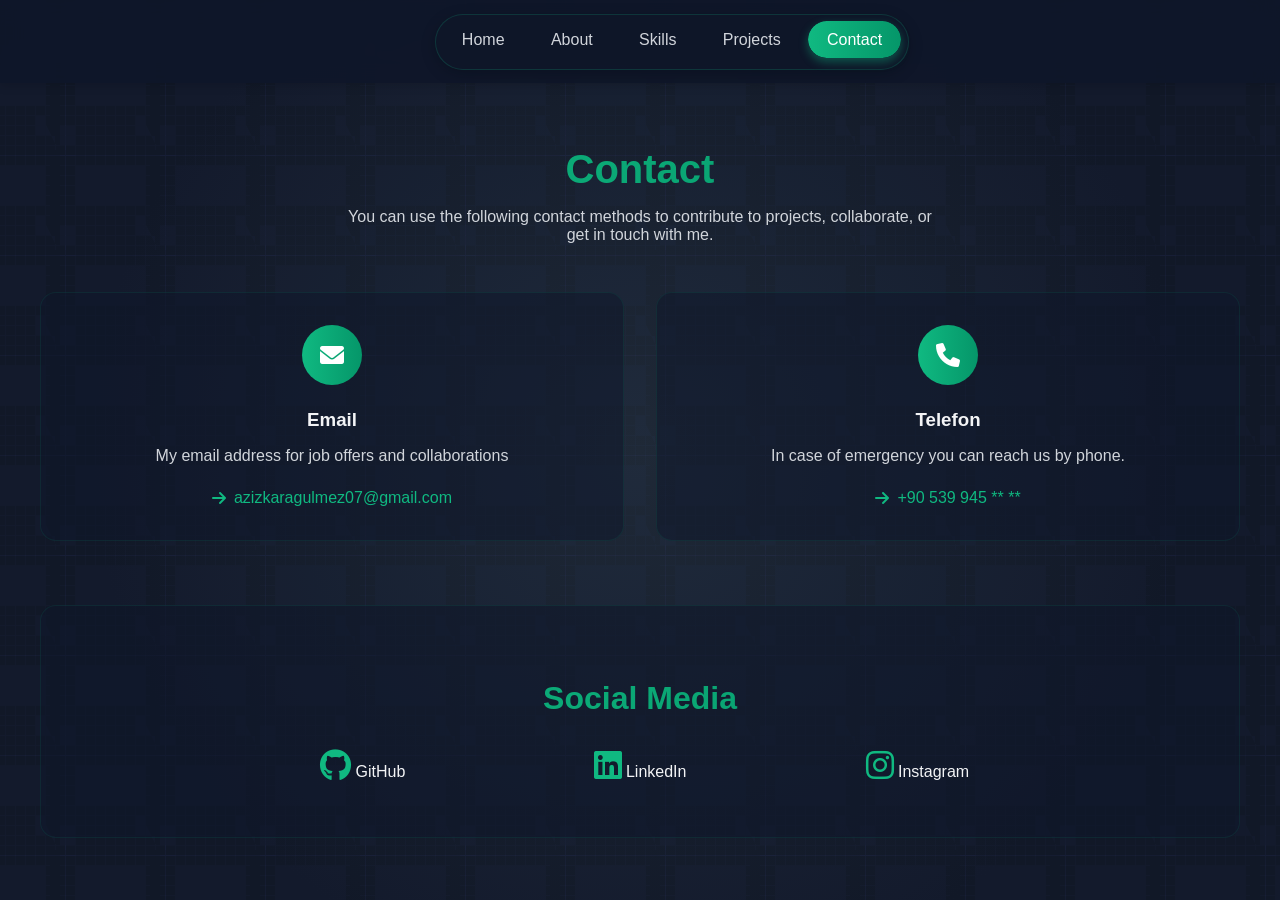
<file: contact.html>
<!DOCTYPE html>
<html lang="en">
<head>
    <meta charset="UTF-8">
    <meta name="viewport" content="width=device-width, initial-scale=1.0">
    <title>Contact | Aziz Karagülmez</title>
    <link rel="stylesheet" href="https://cdnjs.cloudflare.com/ajax/libs/font-awesome/6.0.0-beta3/css/all.min.css">
    <style>
        body, html {
            height: 100%;
            margin: 0;
            padding: 0;
            background: #0f172a;
            color: #f3f4f6;
            font-family: 'Poppins', sans-serif;
        }

        .navbar {
            position: fixed;
            top: 0;
            left: 0;
            width: 100%;
            background: rgba(15, 23, 42, 0.9);
            backdrop-filter: blur(12px);
            box-shadow: 0 2px 10px rgba(0, 0, 0, 0.15);
            z-index: 1000;
            padding: 0.85rem 2rem;
        }
        
        .navbar-container {
            max-width: 1200px;
            margin: 0 auto;
            display: flex;
            justify-content: center;
            align-items: center;
            padding: 0 1rem;
        }
        
        .logo {
            color: #10b981;
            font-weight: 700;
            font-size: 1.5rem;
            letter-spacing: 0.5px;
            text-decoration: none;
            margin-right: auto;
        }
        
        .nav-menu {
            display: flex;
            list-style: none;
            margin: 0;
            padding: 0.4rem;
            gap: 0.5rem;
            background: rgba(15, 23, 42, 0.6);
            border: 1px solid rgba(16, 185, 129, 0.2);
            border-radius: 50px;
            box-shadow: 0 4px 15px rgba(0, 0, 0, 0.2);
        }
        
        .nav-item {
            position: relative;
        }
        
        .nav-link {
            color: #d1d5db;
            text-decoration: none;
            font-size: 1rem;
            transition: all 0.4s cubic-bezier(0.4, 0, 0.2, 1);
            font-weight: 500;
            padding: 0.6rem 1.2rem;
            border-radius: 30px;
            display: inline-block;
            position: relative;
            z-index: 1;
            overflow: hidden;
        }

        .nav-link::before {
            content: '';
            position: absolute;
            top: 0;
            left: 0;
            width: 100%;
            height: 100%;
            background: linear-gradient(to right, #10b981, #059669);
            z-index: -1;
            opacity: 0;
            transition: opacity 0.4s ease;
            border-radius: 30px;
        }
        
        .nav-link.active {
            color: #ffffff;
            box-shadow: 0 4px 10px rgba(16, 185, 129, 0.4);
        }
        
        .nav-link.active::before {
            opacity: 1;
        }
        
        .nav-link:hover:not(.active) {
            color: #10b981;
            background: rgba(16, 185, 129, 0.1);
        }
        
        .menu-toggle {
            display: none;
            background: none;
            border: none;
            color: #d1d5db;
            font-size: 1.5rem;
            cursor: pointer;
            padding: 0.25rem;
        }
        
        @media (max-width: 768px) {
            .navbar {
                padding: 0.5rem;
            }
            
            .navbar-container {
                justify-content: center;
                padding: 0;
            }
            
            .nav-menu {
                display: flex;
                justify-content: center;
                position: static;
                background: rgba(15, 23, 42, 0.9);
                padding: 0.5rem;
                margin: 0;
                width: auto;
                flex-direction: row;
                transform: none;
                opacity: 1;
                pointer-events: auto;
                box-shadow: 0 4px 15px rgba(0, 0, 0, 0.2);
                gap: 0.25rem;
                border-radius: 20px;
                flex-wrap: wrap;
                border: 1px solid rgba(16, 185, 129, 0.2);
            }
            
            .menu-toggle {
                display: none;
            }
            
            .nav-item {
                width: auto;
            }
            
            .nav-link {
                padding: 0.4rem 0.8rem;
                border-radius: 20px;
                font-size: 0.85rem;
            }
            
            .contact-container {
                padding-top: 80px;
            }

            .contact-intro h1 {
                font-size: 2rem;
            }
            
            .social-grid {
                .social-grid {
    display: flex;
    flex-direction: column; /* öğeleri alt alta dizer */
    gap: 1.5rem;
    align-items: center; /* her resmi yatayda ortalar */
}

            }
            
            .social-icon {
                font-size: 1.7rem;
            }
            
            .social-item {
                text-align: center;
            }
        }

        .contact-container {
            padding-top: 120px;
            max-width: 1200px;
            margin: 0 auto;
            padding-left: 2rem;
            padding-right: 2rem;
            position: relative;
            z-index: 2;
        }

        .contact-intro {
            text-align: center;
            margin-bottom: 3rem;
        }

        .contact-intro h1 {
            font-size: 2.5rem;
            margin-bottom: 1rem;
            background: linear-gradient(to right, #10b981, #059669);
            -webkit-background-clip: text;
            background-clip: text;
            color: transparent;
        }

        .contact-intro p {
            color: #d1d5db;
            max-width: 600px;
            margin: 0 auto;
        }

        .contact-grid {
            display: grid;
            grid-template-columns: repeat(auto-fit, minmax(300px, 1fr));
            gap: 2rem;
            margin-bottom: 4rem;
        }

        .contact-card {
            background: rgba(15, 23, 42, 0.5);
            padding: 2rem;
            border-radius: 1rem;
            text-align: center;
            border: 1px solid rgba(16, 185, 129, 0.1);
            transition: all 0.3s ease;
        }

        .contact-card:hover {
            border-color: rgba(16, 185, 129, 0.3);
        }

        .contact-icon {
            width: 60px;
            height: 60px;
            background: linear-gradient(to right, #10b981, #059669);
            border-radius: 50%;
            display: flex;
            align-items: center;
            justify-content: center;
            margin: 0 auto 1.5rem;
            font-size: 1.5rem;
            color: white;
        }

        .contact-card h3 {
            color: #f3f4f6;
            margin-bottom: 1rem;
        }

        .contact-card p {
            color: #d1d5db;
            margin-bottom: 1.5rem;
        }

        .contact-link {
            color: #10b981;
            text-decoration: none;
            display: inline-flex;
            align-items: center;
            gap: 0.5rem;
            transition: all 0.3s ease;
        }

        .contact-link:hover {
            color: #059669;
        }

        .social-section {
            background: rgba(15, 23, 42, 0.5);
            padding: 3rem 2rem;
            border-radius: 1rem;
            text-align: center;
            border: 1px solid rgba(16, 185, 129, 0.1);
        }

        .social-section h2 {
            font-size: 2rem;
            margin-bottom: 2rem;
            background: linear-gradient(to right, #10b981, #059669);
            -webkit-background-clip: text;
            background-clip: text;
            color: transparent;
        }

        .social-grid {
            display: grid;
            grid-template-columns: repeat(auto-fit, minmax(120px, 1fr));
            gap: 2rem;
            max-width: 800px;
            margin: 0 auto;
        }

        .social-item {
            text-decoration: none;
            color: #f3f4f6;
            transition: all 0.3s ease;
        }

        .social-item:hover {
            /* transform removed */
        }

        .social-icon {
            font-size: 2rem;
            margin-bottom: 0.5rem;
            color: #10b981;
        }

        .social-item:hover .social-icon {
            color: #059669;
        }

        /* Arka Plan Animasyonu */
        .background-animation {
            position: fixed;
            top: 0;
            left: 0;
            width: 100%;
            height: 100%;
            z-index: 1;
            background: radial-gradient(circle at center, #1f2937 0%, #111827 70%);
            overflow: hidden;
        }
        
        .background-animation::before {
            content: '';
            position: absolute;
            width: 200%;
            height: 200%;
            top: -50%;
            left: -50%;
            z-index: -1;
            background: url("data:image/svg+xml,%3Csvg xmlns='http://www.w3.org/2000/svg' width='100' height='100' viewBox='0 0 100 100'%3E%3Cg fill-rule='evenodd'%3E%3Cg fill='%236366f1' fill-opacity='0.05'%3E%3Cpath opacity='.5' d='M96 [base64] 0v-9h-9v9h9zm-10 0v-9h-9v9h9zm-10 0v-9h-9v9h9zm-10 0v-9h-9v9h9zm-10 0v-9h-9v9h9zm-10 0v-9h-9v9h9zm-10 0v-9h-9v9h9zm-10 0v-9h-9v9h9zm-10 0v-9h-9v9h9zm-10 0v-9h-9v9h9zm-9-10h9v-9h-9v9zm10 0h9v-9h-9v9zm10 0h9v-9h-9v9zm10 0h9v-9h-9v9zm10 0h9v-9h-9v9zm10 0h9v-9h-9v9zm10 0h9v-9h-9v9zm10 0h9v-9h-9v9zm9-10v-9h-9v9h9zm-10 0v-9h-9v9h9zm-10 0v-9h-9v9h9zm-10 0v-9h-9v9h9zm-10 0v-9h-9v9h9zm-10 0v-9h-9v9h9zm-9-10h9v-9h-9v9zm10 0h9v-9h-9v9zm10 0h9v-9h-9v9zm10 0h9v-9h-9v9zm10 0h9v-9h-9v9zm10 0h9v-9h-9v9zm10 0h9v-9h-9v9z'/%3E%3Cpath d='M6 5V0H5v5H0v1h5v94h1V6h94V5H6z'/%3E%3C/g%3E%3C/g%3E%3C/svg%3E");
            animation: backgroundMove 80s linear infinite;
        }
        
        @keyframes backgroundMove {
            0% {
                transform: rotate(0deg);
            }
            100% {
                transform: rotate(360deg);
            }
        }
    </style>
</head>
<body>
    <div class="background-animation"></div>
    <header class="navbar">
        <div class="navbar-container">
            <button class="menu-toggle" id="menuToggle">
                <i class="fas fa-bars"></i>
            </button>
            <ul class="nav-menu" id="navMenu">
                <li class="nav-item">
                    <a href="index.html" class="nav-link">Home</a>
                </li>
                <li class="nav-item">
                    <a href="about.html" class="nav-link">About</a>
                </li>
                <li class="nav-item">
                    <a href="skills.html" class="nav-link">Skills</a>
                </li>
                <li class="nav-item">
                    <a href="projects.html" class="nav-link">Projects</a>
                </li>
                <li class="nav-item">
                    <a href="contact.html" class="nav-link active">Contact</a>
                </li>
            </ul>
        </div>
    </header>

    <div class="contact-container">
        <div class="contact-intro">
            <h1>Contact</h1>
            <p>You can use the following contact methods to contribute to projects, collaborate, or get in touch with me.</p>
        </div>

        <div class="contact-grid">
            <div class="contact-card">
                <div class="contact-icon">
                    <i class="fas fa-envelope"></i>
                </div>
                <h3>Email</h3>
                <p>My email address for job offers and collaborations</p>
                <a href="mailto:azizkaragulmez07@gmail.com" class="contact-link">
                    <i class="fas fa-arrow-right"></i>
                    azizkaragulmez07@gmail.com
                </a>
            </div>

        

            <div class="contact-card">
                <div class="contact-icon">
                    <i class="fas fa-phone"></i>
                </div>
                <h3>Telefon</h3>
                <p>In case of emergency you can reach us by phone.</p>
                <a href="tel:+90539945****" class="contact-link">
                    <i class="fas fa-arrow-right"></i>
                    +90 539 945 ** **
                </a>
            </div>
        </div>

        <div class="social-section">
            <h2>Social Media</h2>
            <div class="social-grid">
                <a href="https://github.com/azizkaragulmez" class="social-item" target="_blank">
                    <i class="fab fa-github social-icon"></i>
                    <span>GitHub</span>
                </a>
                <a href="https://www.linkedin.com/in/aziz-karag%C3%BClmez-612762199/" class="social-item" target="_blank">
                    <i class="fab fa-linkedin social-icon"></i>
                    <span>LinkedIn</span>
                </a>
              
                <a href="https://www.instagram.com/krglmzzz/" class="social-item" target="_blank">
                    <i class="fab fa-instagram social-icon"></i>
                    <span>Instagram</span>
                </a>
            </div>
        </div>
    </div>

    <script>
        // Mobile menu toggle functionality
        const menuToggle = document.getElementById('menuToggle');
        const navMenu = document.getElementById('navMenu');
        
        menuToggle.addEventListener('click', () => {
            navMenu.classList.toggle('active');
            
            // Change icon based on menu state
            const icon = menuToggle.querySelector('i');
            if (navMenu.classList.contains('active')) {
                icon.classList.remove('fa-bars');
                icon.classList.add('fa-times');
            } else {
                icon.classList.remove('fa-times');
                icon.classList.add('fa-bars');
            }
        });
        
        // Close menu when clicking outside
        document.addEventListener('click', (event) => {
            if (!event.target.closest('.navbar') && navMenu.classList.contains('active')) {
                navMenu.classList.remove('active');
                const icon = menuToggle.querySelector('i');
                icon.classList.remove('fa-times');
                icon.classList.add('fa-bars');
            }
        });
    </script>
</body>
</html>
</file>
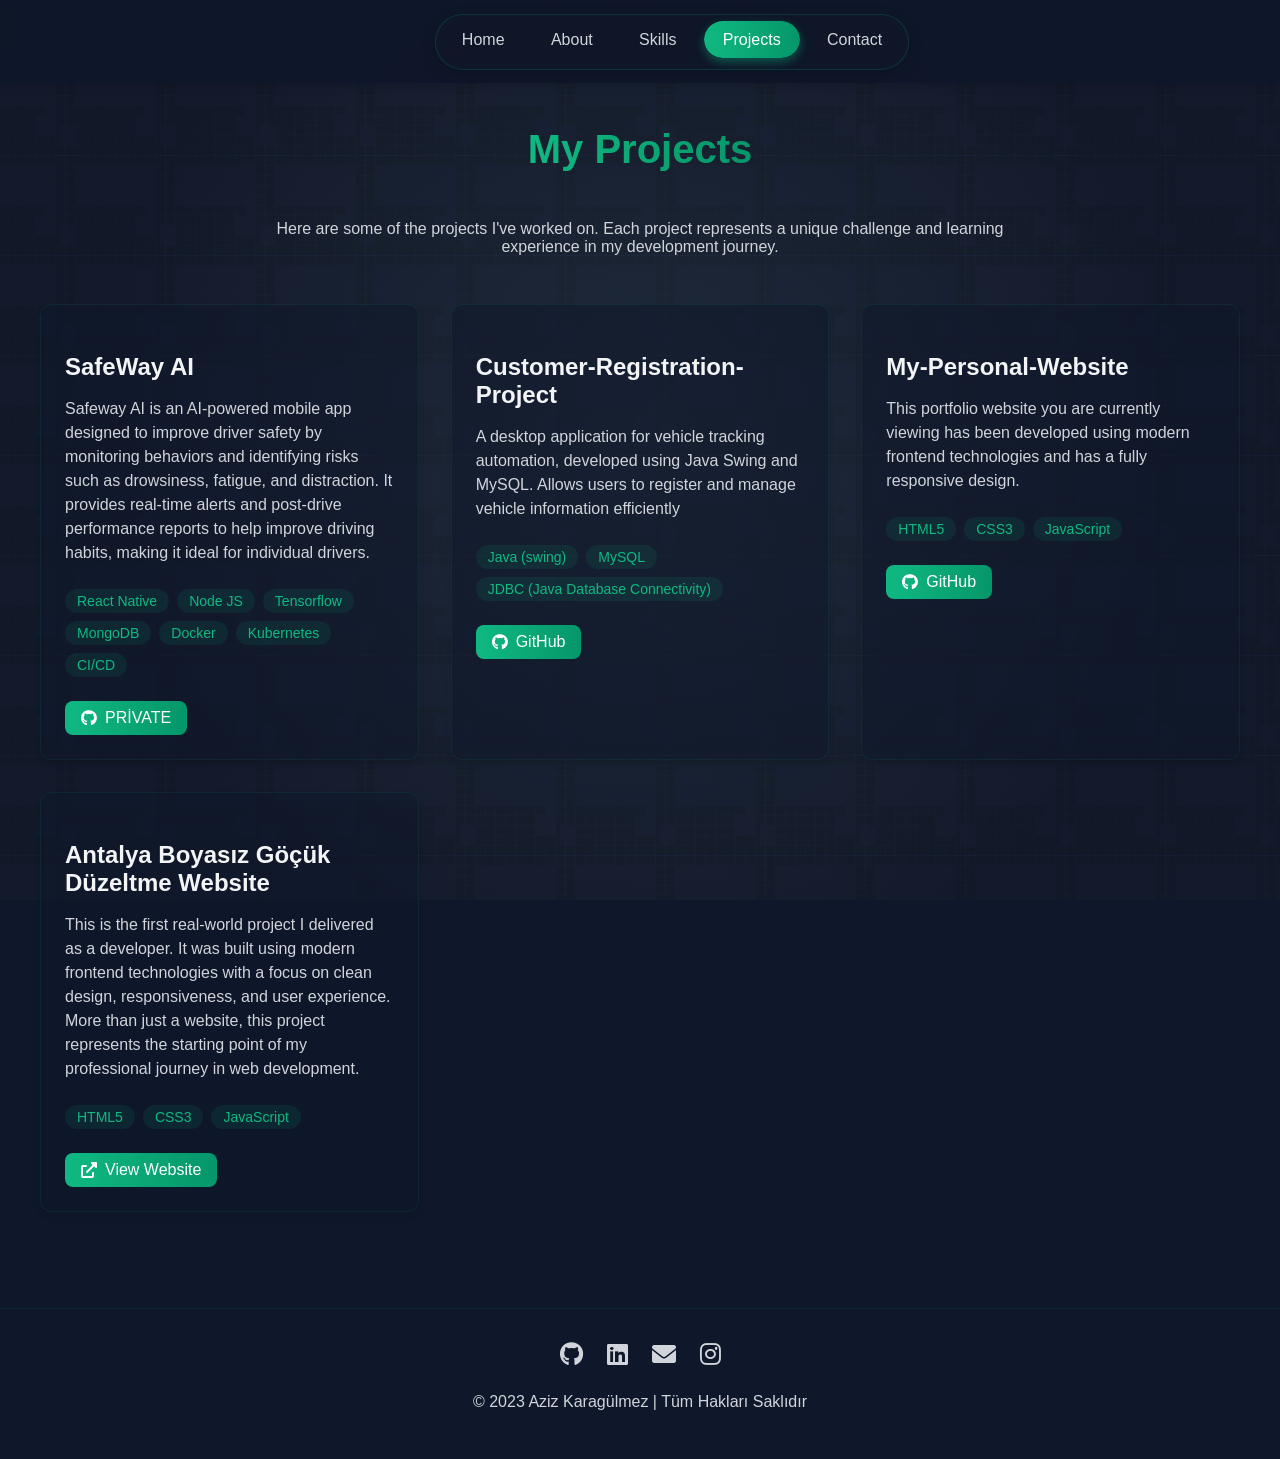
<file: projects.html>
<!DOCTYPE html>
<html lang="en">
<head>
    <meta charset="UTF-8">
    <meta name="viewport" content="width=device-width, initial-scale=1.0">
    <title>Projects | Aziz Karagülmez</title>
    <link rel="stylesheet" href="https://cdnjs.cloudflare.com/ajax/libs/font-awesome/6.0.0-beta3/css/all.min.css">
    <style>
        body, html {
            height: 100%;
            margin: 0;
            padding: 0;
            background: #0f172a;
            color: #f3f4f6;
            font-family: 'Poppins', sans-serif;
            text-align: center;
        }
        .navbar-container {
            max-width: 1200px;
            margin: 0 auto;
            display: flex;
            justify-content: center;
            align-items: center;
            padding: 0 1rem;
        }

        .navbar {
            position: fixed;
            top: 0;
            left: 0;
            width: 100%;
            background: rgba(15, 23, 42, 0.9);
            backdrop-filter: blur(12px);
            box-shadow: 0 2px 10px rgba(0, 0, 0, 0.15);
            z-index: 1000;
            padding: 0.85rem 2rem;
        }
        
       
        
        .logo {
            color: #10b981;
            font-weight: 700;
            font-size: 1.5rem;
            letter-spacing: 0.5px;
            text-decoration: none;
            margin-right: auto;
        }
        
        .nav-menu {
            display: flex;
            list-style: none;
            margin: 0;
            padding: 0.4rem;
            gap: 0.5rem;
            background: rgba(15, 23, 42, 0.6);
            border: 1px solid rgba(16, 185, 129, 0.2);
            border-radius: 50px;
            box-shadow: 0 4px 15px rgba(0, 0, 0, 0.2);
        }
        
        .nav-item {
            position: relative;
        }
        
        .nav-link {
            color: #d1d5db;
            text-decoration: none;
            font-size: 1rem;
            transition: all 0.4s cubic-bezier(0.4, 0, 0.2, 1);
            font-weight: 500;
            padding: 0.6rem 1.2rem;
            border-radius: 30px;
            display: inline-block;
            position: relative;
            z-index: 1;
            overflow: hidden;
        }

        .nav-link::before {
            content: '';
            position: absolute;
            top: 0;
            left: 0;
            width: 100%;
            height: 100%;
            background: linear-gradient(to right, #10b981, #059669);
            z-index: -1;
            opacity: 0;
            transition: opacity 0.4s ease;
            border-radius: 30px;
        }
        
        .nav-link.active {
            color: #ffffff;
            box-shadow: 0 4px 10px rgba(16, 185, 129, 0.4);
        }
        
        .nav-link.active::before {
            opacity: 1;
        }
        
        .nav-link:hover:not(.active) {
            color: #10b981;
            background: rgba(16, 185, 129, 0.1);
        }
        
        .menu-toggle {
            display: none;
            background: none;
            border: none;
            color: #d1d5db;
            font-size: 1.5rem;
            cursor: pointer;
            padding: 0.25rem;
        }
        
        @media (max-width: 768px) {
            .navbar {
                padding: 0.5rem;
            }
            
            .navbar-container {
                justify-content: center;
                padding: 0;
            }
            
            .nav-menu {
                display: flex;
                justify-content: center;
                position: static;
                background: rgba(15, 23, 42, 0.9);
                padding: 0.5rem;
                margin: 0;
                width: auto;
                flex-direction: row;
                transform: none;
                opacity: 1;
                pointer-events: auto;
                box-shadow: 0 4px 15px rgba(0, 0, 0, 0.2);
                gap: 0.25rem;
                border-radius: 20px;
                flex-wrap: wrap;
                border: 1px solid rgba(16, 185, 129, 0.2);
            }
            
            .menu-toggle {
                display: none;
            }
            
            .nav-item {
                width: auto;
            }
            
            .nav-link {
                padding: 0.4rem 0.8rem;
                border-radius: 20px;
                font-size: 0.85rem;
            }
        }
        
        /* Ana İçerik */
        .container {
            max-width: 1200px;
            margin: 0 auto;
            padding: 2rem;
            padding-top: 100px;
            position: relative;
            z-index: 2;
            text-align: center;
        }
        
        .section-title {
            font-size: 2.5rem;
            margin-bottom: 2rem;
            background: linear-gradient(to right, #10b981, #059669);
            -webkit-background-clip: text;
            background-clip: text;
            color: transparent;
            display: inline-block;
        }
        
        .projects-intro {
            margin-bottom: 3rem;
            color: #d1d5db;
            max-width: 800px;
            margin-left: auto;
            margin-right: auto;
        }
        
        /* Projeler */
        .projects-grid {
            display: grid;
            grid-template-columns: repeat(auto-fill, minmax(350px, 1fr));
            gap: 2rem;
            text-align: left;
        }
        
        .project-card {
            background-color: rgba(15, 23, 42, 0.5);
            border-radius: 0.75rem;
            overflow: hidden;
            box-shadow: 0 4px 6px rgba(0, 0, 0, 0.1);
            border: 1px solid rgba(16, 185, 129, 0.1);
            transition: transform 0.3s ease, box-shadow 0.3s ease;
        }
        
        .project-card:hover {
            box-shadow: 0 10px 15px rgba(0, 0, 0, 0.2);
            border-color: rgba(16, 185, 129, 0.3);
        }
        
        .project-image {
            width: 100%;
            height: 200px;
            object-fit: cover;
            border-bottom: 1px solid rgba(16, 185, 129, 0.1);
        }
        
        .project-content {
            padding: 1.5rem;
        }
        
        .project-title {
            font-size: 1.5rem;
            margin-bottom: 1rem;
            color: #f3f4f6;
        }
        
        .project-description {
            color: #d1d5db;
            margin-bottom: 1.5rem;
            line-height: 1.5;
        }
        
        .project-tags {
            display: flex;
            flex-wrap: wrap;
            gap: 0.5rem;
            margin-bottom: 1.5rem;
        }
        
        .project-tag {
            background: rgba(16, 185, 129, 0.1);
            color: #10b981;
            padding: 0.25rem 0.75rem;
            border-radius: 1rem;
            font-size: 0.875rem;
        }
        
        .project-links {
            display: flex;
            gap: 1rem;
        }
        
        .project-link {
            display: inline-flex;
            align-items: center;
            gap: 0.5rem;
            padding: 0.5rem 1rem;
            background: linear-gradient(to right, #10b981, #059669);
            color: white;
            text-decoration: none;
            border-radius: 0.5rem;
            font-weight: 500;
            transition: all 0.3s ease;
        }
        
        .project-link:hover {
            box-shadow: 0 4px 6px rgba(16, 185, 129, 0.2);
        }
        
        /* Footer */
        .footer {
            margin-top: 4rem;
            padding: 2rem;
            text-align: center;
            color: #d1d5db;
            border-top: 1px solid rgba(16, 185, 129, 0.1);
        }
        
        .footer-social {
            display: flex;
            justify-content: center;
            gap: 1.5rem;
            margin-bottom: 1.5rem;
        }
        
        .social-icon {
            color: #d1d5db;
            font-size: 1.5rem;
            transition: all 0.3s ease;
        }
        
        .social-icon:hover {
            color: #10b981;
        }
        
        /* Arka Plan Animasyonu */
        .background-animation {
            position: fixed;
            top: 0;
            left: 0;
            width: 100%;
            height: 100%;
            z-index: 1;
            background: radial-gradient(circle at center, #1f2937 0%, #111827 70%);
            overflow: hidden;
        }
        
        .background-animation::before {
            content: '';
            position: absolute;
            width: 200%;
            height: 200%;
            top: -50%;
            left: -50%;
            z-index: -1;
            background: url("data:image/svg+xml,%3Csvg xmlns='http://www.w3.org/2000/svg' width='100' height='100' viewBox='0 0 100 100'%3E%3Cg fill-rule='evenodd'%3E%3Cg fill='%236366f1' fill-opacity='0.05'%3E%3Cpath opacity='.5' d='M96 [base64] 0v-9h-9v9h9zm-10 0v-9h-9v9h9zm-10 0v-9h-9v9h9zm-10 0v-9h-9v9h9zm-10 0v-9h-9v9h9zm-10 0v-9h-9v9h9zm-10 0v-9h-9v9h9zm-10 0v-9h-9v9h9zm-10 0v-9h-9v9h9zm-10 0v-9h-9v9h9zm-9-10h9v-9h-9v9zm10 0h9v-9h-9v9zm10 0h9v-9h-9v9zm10 0h9v-9h-9v9zm10 0h9v-9h-9v9zm10 0h9v-9h-9v9zm10 0h9v-9h-9v9zm10 0h9v-9h-9v9zm9-10v-9h-9v9h9zm-10 0v-9h-9v9h9zm-10 0v-9h-9v9h9zm-10 0v-9h-9v9h9zm-10 0v-9h-9v9h9zm-10 0v-9h-9v9h9zm-9-10h9v-9h-9v9zm10 0h9v-9h-9v9zm10 0h9v-9h-9v9zm10 0h9v-9h-9v9zm10 0h9v-9h-9v9zm10 0h9v-9h-9v9zm10 0h9v-9h-9v9z'/%3E%3Cpath d='M6 5V0H5v5H0v1h5v94h1V6h94V5H6z'/%3E%3C/g%3E%3C/g%3E%3C/svg%3E");
            animation: backgroundMove 80s linear infinite;
        }
        
        @keyframes backgroundMove {
            0% {
                transform: rotate(0deg);
            }
            100% {
                transform: rotate(360deg);
            }
        }
        
        /* Responsive Tasarım */
        @media (max-width: 768px) {
            .navbar {
                padding: 0.75rem;
            }
            
            .navbar nav ul {
                gap: 0.5rem;
                flex-wrap: wrap;
                justify-content: center;
                padding: 0 0.5rem;
            }
            
            .navbar nav ul li a {
                font-size: 0.85rem;
                padding: 0.25rem 0.5rem;
                white-space: nowrap;
            }
            
            .section-title {
                font-size: 2rem;
                text-align: center;
                display: block;
            }
            
            .projects-intro {
                text-align: center;
            }
            
            .projects-grid {
                grid-template-columns: 1fr;
            }
            
            .about-image {
                max-width: 300px;
            }
            
            .footer-social {
                justify-content: center;
                gap: 1rem;
            }
            
            .social-icon {
                font-size: 1.3rem;
            }
        }
    </style>
</head>
<body>
    <div class="background-animation"></div>
    
    <header class="navbar">
        <div class="navbar-container">
            <ul class="nav-menu" id="navMenu">
                <li class="nav-item">
                    <a href="index.html" class="nav-link">Home</a>
                </li>
                <li class="nav-item">
                    <a href="about.html" class="nav-link">About</a>
                </li>
                <li class="nav-item">
                    <a href="skills.html" class="nav-link">Skills</a>
                </li>
                <li class="nav-item">
                    <a href="projects.html" class="nav-link active">Projects</a>
                </li>
                <li class="nav-item">
                    <a href="contact.html" class="nav-link">Contact</a>
                </li>
            </ul>
        </div>
    </header>
    
    <main class="container">
        <h1 class="section-title">My Projects</h1>
        
        <div class="projects-intro">
            <p>Here are some of the projects I've worked on. Each project represents a unique challenge and learning experience in my development journey.</p>
        </div>
        
        <div class="projects-grid">
            <div class="project-card">
                
                <div class="project-content">
                    <h3 class="project-title">SafeWay AI</h3>
                    <p class="project-description">Safeway AI is an AI-powered mobile app designed to improve driver safety by monitoring behaviors and identifying risks such as drowsiness, fatigue, and distraction. It provides real-time alerts and post-drive performance reports to help improve driving habits, making it ideal for individual drivers.</p>
                    <div class="project-tags">
                        <span class="project-tag">React Native</span>
                        <span class="project-tag">Node JS</span>
                        <span class="project-tag">Tensorflow</span>
                        <span class="project-tag">MongoDB</span>
                        <span class="project-tag">Docker</span>
                        <span class="project-tag">Kubernetes</span>
                        <span class="project-tag">CI/CD</span>
                       
                    </div>
                    <div class="project-links">
                        <a href="#" class="project-link"><i class="fab fa-github"></i> PRİVATE</a>
    
                    </div>
                </div>
            </div>
            
            <div class="project-card">
                <div class="project-content">
                    <h3 class="project-title"> Customer-Registration-Project</h3>
                    <p class="project-description">A desktop application for vehicle tracking automation, developed using Java Swing and MySQL. Allows users to register and manage vehicle information efficiently</p>
                    <div class="project-tags">
                        <span class="project-tag">Java (swing)</span>
                        <span class="project-tag">MySQL</span>
                        <span class="project-tag">JDBC (Java Database Connectivity)</span>
                    </div>
                    <div class="project-links">
                        <a href="https://github.com/azizkaragulmez/Customer-Registration-Project.git" target="_blank" class="project-link">
                            <i class="fab fa-github"></i>
                            GitHub
                        </a>
                    </div>
                </div>
            </div>
            
            <div class="project-card">
                <div class="project-content">
                    <h3 class="project-title"> My-Personal-Website</h3>
                    <p class="project-description">This portfolio website you are currently viewing has been developed using modern frontend technologies and has a fully responsive design.</p>
                    <div class="project-tags">
                        <span class="project-tag">HTML5</span>
                        <span class="project-tag">CSS3</span>
                        <span class="project-tag">JavaScript</span>
                    </div>
                    <div class="project-links">
                        <a href="https://github.com/azizk/portfolio-website" target="_blank" class="project-link">
                            <i class="fab fa-github"></i>
                            GitHub
                        </a>
                    </div>
                </div>
            </div>
            <div class="project-card">
                <div class="project-content">
                    <h3 class="project-title"> Antalya Boyasız Göçük Düzeltme Website</h3>
                    <p class="project-description">This is the first real-world project I delivered as a developer. It was built using modern frontend technologies with a focus on clean design, responsiveness, and user experience. More than just a website, this project represents the starting point of my professional journey in web development.</p>
                    <div class="project-tags">
                        <span class="project-tag">HTML5</span>
                        <span class="project-tag">CSS3</span>
                        <span class="project-tag">JavaScript</span>
                    </div>
                    <div class="project-links">
                        <a href="https://xn--antalyaboyaszgocukduzeltme-55d.com/" target="_blank" class="project-link">
                            <i class="fas fa-external-link-alt"></i>
                            View Website
                        </a>
                    </div>
                </div>
            </div>
        </div>
    </main>
    
    <footer class="footer">
        <div class="footer-social">
            <a href="https://github.com/azizk" target="_blank" class="social-icon"><i class="fab fa-github"></i></a>
            <a href="https://linkedin.com/in/azizkaragulmez" target="_blank" class="social-icon"><i class="fab fa-linkedin"></i></a>
            <a href="mailto:aziz@example.com" class="social-icon"><i class="fas fa-envelope"></i></a>
            <a href="https://instagram.com/azizkaragulmez" target="_blank" class="social-icon"><i class="fab fa-instagram"></i></a>
        </div>
        <p>&copy; 2023 Aziz Karagülmez | Tüm Hakları Saklıdır</p>
    </footer>
    
    <script src="script.js"></script>
</body>
</html>
</file>
